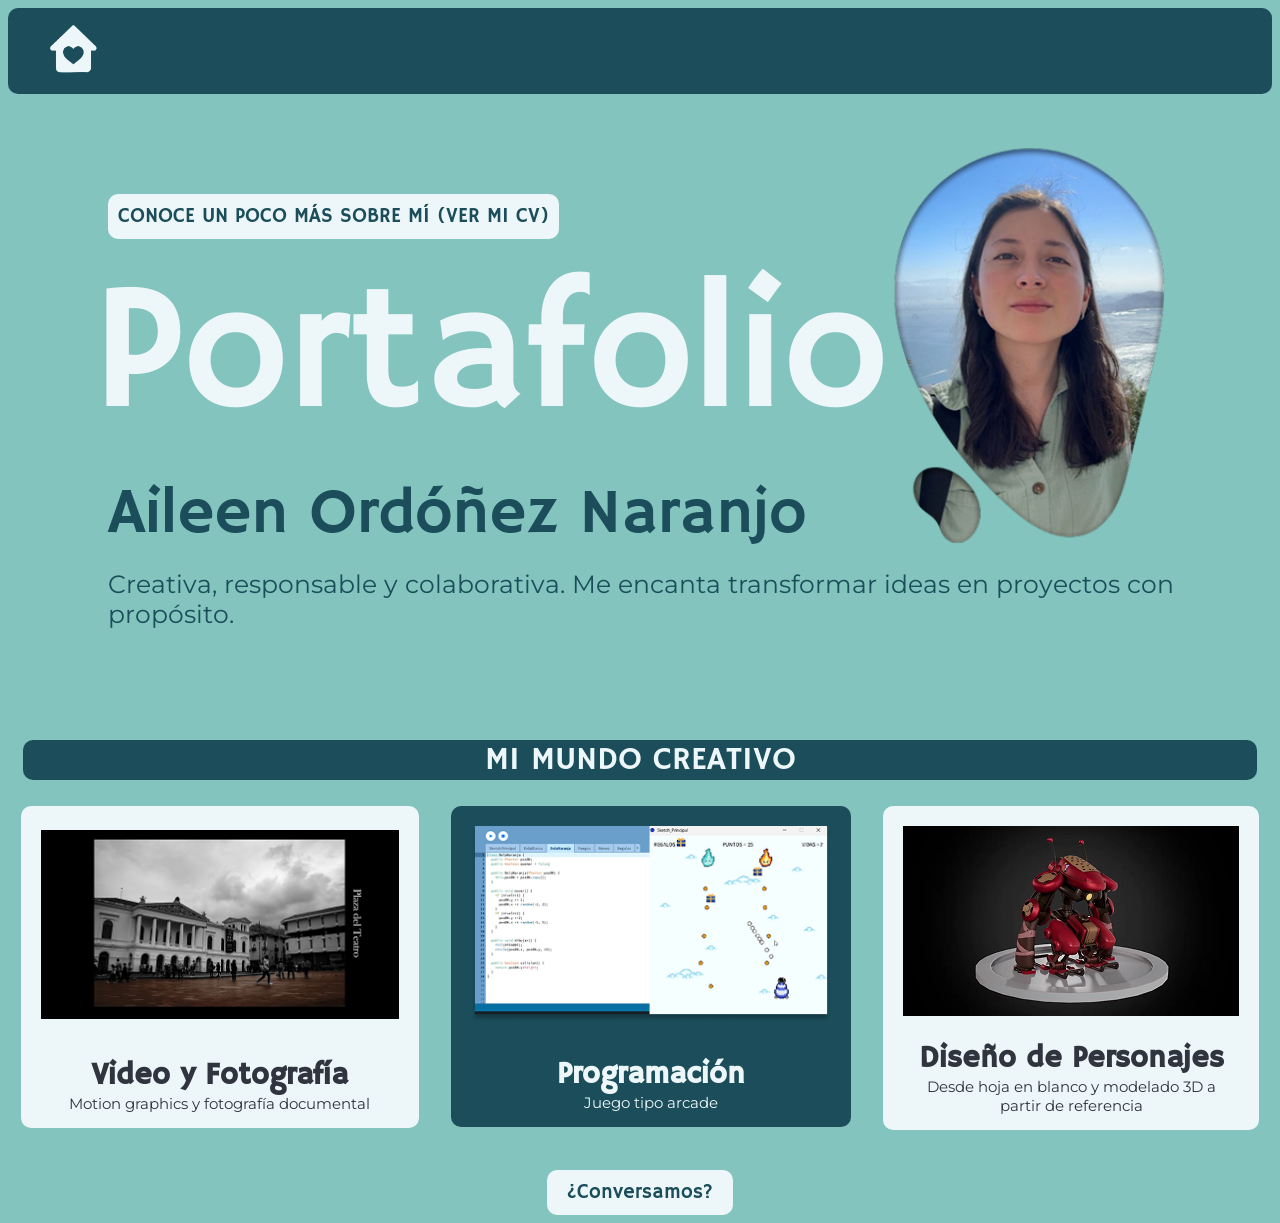
<file: index.html>
<!DOCTYPE html>
<html lang="es">

<head>

    <!--Fonts-->
    <link rel="preconnect" href="https://fonts.googleapis.com">
    <link rel="preconnect" href="https://fonts.gstatic.com" crossorigin>
    <link
        href="https://fonts.googleapis.com/css2?family=Hammersmith+One&family=Montserrat:ital,wght@0,100..900;1,100..900&display=swap"
        rel="stylesheet">



    <meta charset="UTF-8">
    <meta name="viewport" content="width=device-width, initial-scale=1.0">
    <title> Aileen Ordóñez | Portafolio</title>
    <link rel="stylesheet" href="EstilosPortafolio.css">

    <meta name="description" content="Aileen Ordóñez Naranjo">

</head>

<body>

    <header class="volver">
        <a href="index.html" class="botHome">
            <img src="Images/BotHome.png" alt="Ir al inicio" class="home-icon">
        </a>
    </header>

    <main>
        <section>
            <div class="botonApdf">
                <a target="_blank"
                    href="https://www.canva.com/design/DAG_qXYmJoY/pIHDZ4THQhesZ3-flbfn0g/view?utm_content=DAG_qXYmJoY&utm_campaign=designshare&utm_medium=link2&utm_source=uniquelinks&utlId=h8a8e1ef6e3">CONOCE
                    UN POCO MÁS SOBRE MÍ (VER MI CV)</a>
            </div>
            <h1> Portafolio </h1>
            <h2> Aileen Ordóñez Naranjo </h2>
        </section>
        <aside> <img src="Images/FotoAO.png" alt="Fotografía Aileen Ordóñez"> </aside>
    </main>


    <h6> Creativa, responsable y colaborativa. Me encanta transformar ideas en proyectos con propósito.</h6>
    <br><br>
    <h3> MI MUNDO CREATIVO</h3>

    <div class="proyectos">

        <a href="video.html">
            <div class="card">
                <img src="Images/BotFot.png" alt="Portada de Proyectos de Video y Fotografía">
                <div class="container">
                    <h4><b>Video y Fotografía</b></h4>
                    <p> Motion graphics y fotografía documental </p>
                </div>
            </div>
        </a>


        <a href="programacion.html">
            <div class="card2">
                <img src="Images/BotPro.png" alt="Portada del Proyecto de Programación">
                <div class="container2">
                    <h5><b>Programación</b></h5>
                    <p> Juego tipo arcade </p>
                </div>
            </div>
        </a>

        <a href="personajes.html">
            <div class="card3">
                <img src="Images/BotPer.png" alt="Portada de Proyectos de Diseño de Personajes">
                <div class="container3">
                    <h4><b>Diseño de Personajes</b></h4>
                    <p> Desde hoja en blanco y modelado 3D a <br> partir de referencia </p>
                </div>
            </div>
        </a>

    </div>

    <div class="botonContacto">
        <a href="contactos.html">¿Conversamos?</a>
    </div>



</body>
</file>
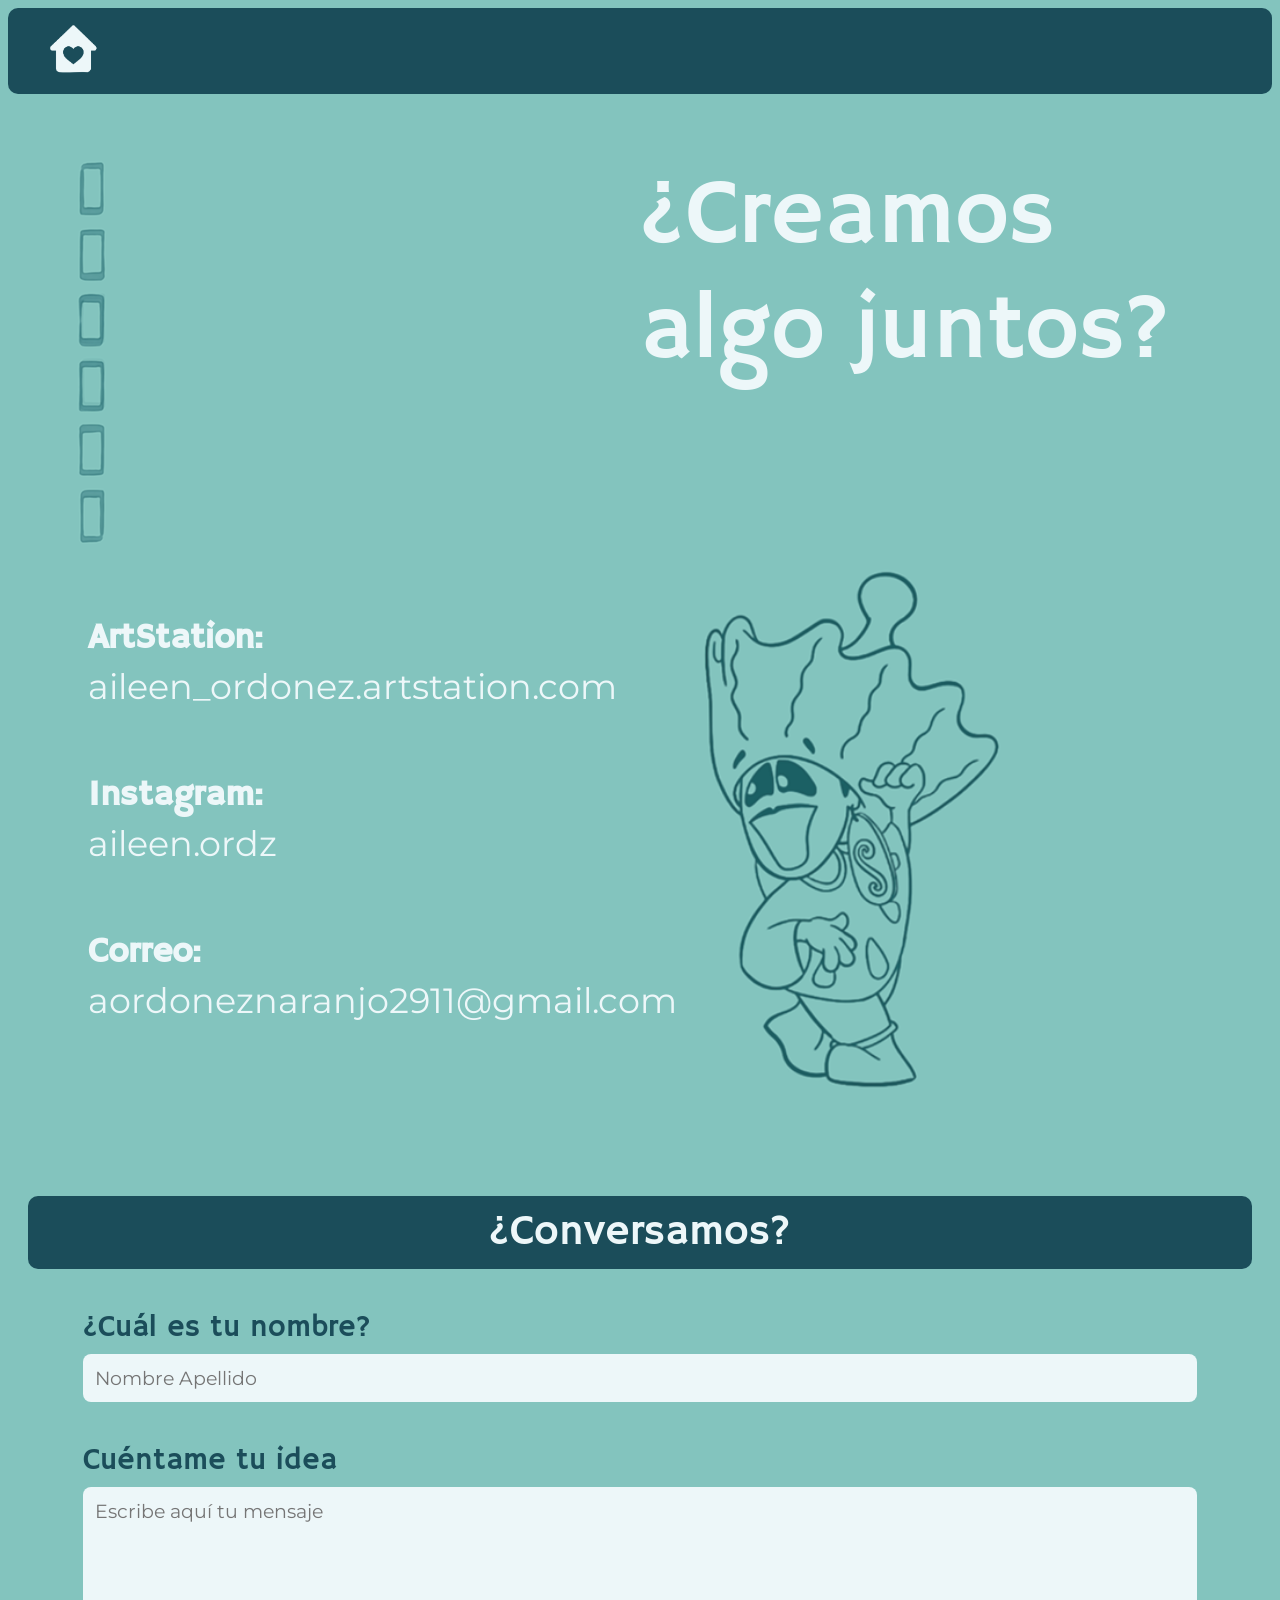
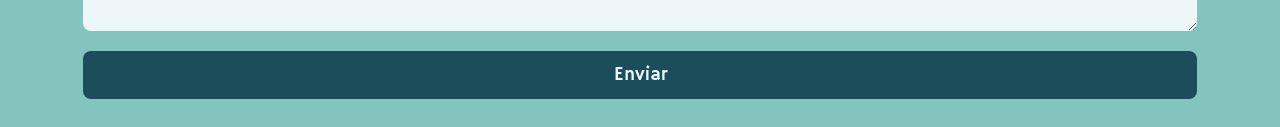
<file: contactos.html>
<!DOCTYPE html>
<html lang="es">

<head>

    <!--Fonts-->
    <link rel="preconnect" href="https://fonts.googleapis.com">
    <link rel="preconnect" href="https://fonts.gstatic.com" crossorigin>
    <link
        href="https://fonts.googleapis.com/css2?family=Hammersmith+One&family=Montserrat:ital,wght@0,100..900;1,100..900&display=swap"
        rel="stylesheet">

    <meta charset="UTF-8">
    <meta name="viewport" content="width=device-width, initial-scale=1.0">
    <title> Aileen Ordóñez | Contactos</title>
    <link rel="stylesheet" href="EstilosContactos.css">

</head>

<body>

    <header class="volver">
        <a href="index.html" class="botHome">
            <img src="Images/BotHome.png" alt="Ir al inicio" class="home-icon">
        </a>
    </header>

    <!--Arriba-->
    <section class="creamos">
        <img src="Images/DecContactos.png" alt="Patrón decorativo">

        <h1>¿Creamos<br>algo juntos?</h1>

    </section>

    <!--Abajo-->
    <section class="cuentas">


        <div class="info">
            <h2><b>ArtStation:</b></h2>
            <p>aileen_ordonez.artstation.com</p>
            <h2><b>Instagram:</b></h2>
            <p>aileen.ordz</p>
            <h2><b>Correo:</b></h2>
            <p>aordoneznaranjo2911@gmail.com</p>
        </div>

        <img src="Images/LolaContactos.png" alt="Imagen decorativa de Lola">

    </section>

    <br><br><br>
        <h3>¿Conversamos?</h3>

    <div class="formulario">
        <form>
            <label for="nombre">¿Cuál es tu nombre?</label>
            <input id="nombre" name="nombre" placeholder="Nombre Apellido">

            <label for="mensaje">Cuéntame tu idea</label>
            <textarea id="mensaje" name="mensaje" rows="5" placeholder="Escribe aquí tu mensaje"></textarea>

            <button type="submit">Enviar</button>
        </form>
    </div>


</body>
</file>
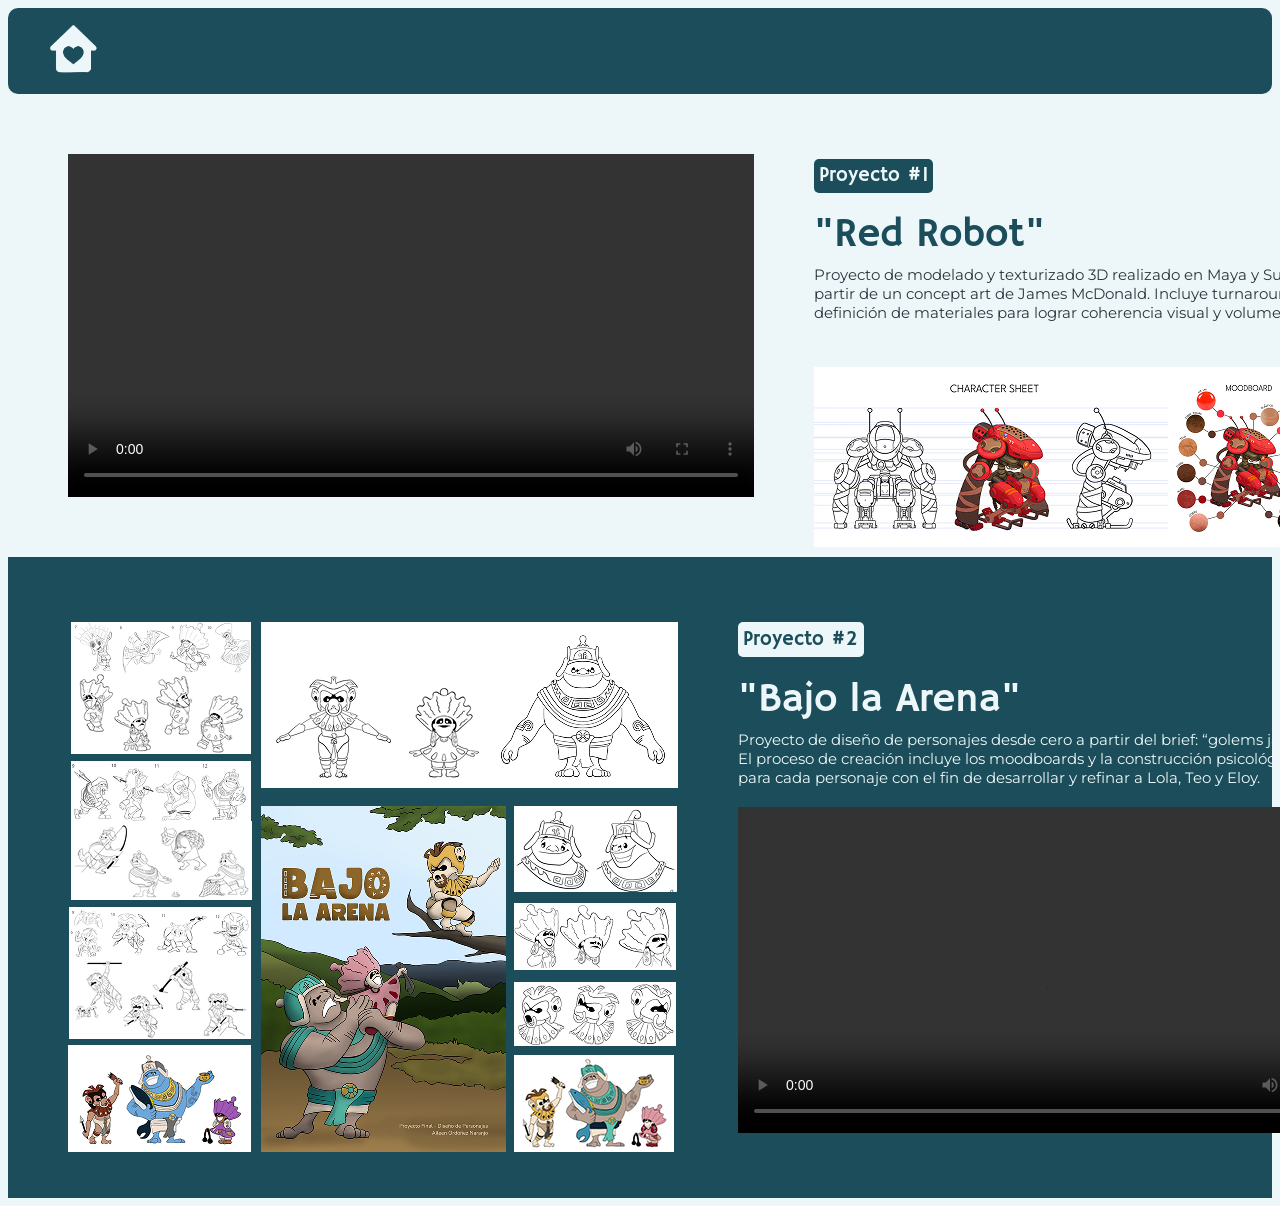
<file: personajes.html>
<!DOCTYPE html>
<html lang="es">

<head>

    <!--Fonts-->
    <link rel="preconnect" href="https://fonts.googleapis.com">
    <link rel="preconnect" href="https://fonts.gstatic.com" crossorigin>
    <link
        href="https://fonts.googleapis.com/css2?family=Hammersmith+One&family=Montserrat:ital,wght@0,100..900;1,100..900&display=swap"
        rel="stylesheet">

    <meta charset="UTF-8">
    <title> Aileen Ordóñez | Diseño de Personajes</title>
    <link rel="stylesheet" href="EstilosProyecto3.css">

</head>

<body>
    <header class="volver">
        <a href="index.html" class="botHome">
            <img src="Images/BotHome.png" alt="Ir al inicio" class="home-icon">
        </a>
    </header>

    <!--Sección Red Robot-->
    <section class="red-robot">

        <video width="686" controls>
            <source src="Images/RRobot.mp4" type="video/mp4">
        </video>

        <div class="DerRobot">
            <h5> Proyecto #1</h5>
            <h1> "Red Robot" </h1>
            <p>Proyecto de modelado y texturizado 3D realizado en Maya y Substance Painter a<br>partir de un concept art
                de James McDonald. Incluye turnaround, preproducción y<br>definición de materiales para lograr
                coherencia visual y volumen.</p>
            <img src="Images/SSRRobot.png" alt="Preproducción Red Robot">
        </div>
    </section>


    <!--Sección Bajo la Arena-->
    <section class="bajo-arena">

        <img src="Images/SSBArena.png" alt="Proceso de diseño">

        <div class="DerArena">
            <h6> Proyecto #2</h6>
            <h3> "Bajo la Arena"</h3>
            <h4>Proyecto de diseño de personajes desde cero a partir del brief: “golems jama-coaque”.<br>El proceso de
                creación incluye los moodboards y la construcción psicológica<br>para cada personaje con el fin de
                desarrollar y refinar a Lola, Teo y Eloy.</h4>
            <video width="652" controls>
                <source src="Images/BArena.mp4" alt="Investigación y Resultado Final de Bajo la Arena">
            </video>
        </div>

        <br>
        <br>

    </section>
</body>
</file>
<file: EstilosPortafolio.css>
.volver {
    padding: 0.9375rem 2.5rem;
    margin: 0rem 0rem;
    background-color: #1B4D5A;
    border-radius: 0.625rem;
}

.botHome {
    display: inline-block;
}

.home-icon {
    width: 3.125rem;
    transition: transform 0.3s ease;
}

.home-icon:hover {
    transform: scale(1.1);
}

.botonApdf {
    background-color: #EDF7F9;
    font-family: "Hammersmith One", sans-serif;
    padding: 0.625rem;
    margin-top: 6.25rem;
    margin-left: 6.25rem;
    display: inline-block;
    border-radius: 0.625rem;
}

.botonApdf a {
    font-family: "Hammersmith One", sans-serif;
    color: #1B4D5A;
    text-decoration: none;
    font-size: 1.25rem;
}

.botonApdf:hover {
    background-color: #D8E1E3;
    transform: scale(1.07);
}

.botonContacto {
    background-color: #EDF7F9;
    font-family: "Hammersmith One", sans-serif;
    padding: 0.625rem 1.25rem;
    display: block;
    width: fit-content;
    margin: 2.5rem auto 0 auto;
    border-radius: 0.625rem;
}

.botonContacto a {
    font-family: "Hammersmith One", sans-serif;
    color: #1B4D5A;
    text-decoration: none;
    font-size: 1.25rem;
}

.botonContacto:hover {
    background-color: #D8E1E3;
}

body {
    background-color: #83C4BE;
    font-family: "Montserrat", sans-serif;
    font-style: normal;
}

h1 {
    font-family: "Hammersmith One", sans-serif;
    color: #EDF7F9;
    text-decoration: none;
    margin-top: 0.3125rem;
    margin-left: 5.3125rem;
    margin-bottom: 0.3125rem;
    font-weight: normal;
    font-style: normal;
    font-size: 11.25rem;
}

h2 {
    font-family: "Hammersmith One", sans-serif;
    color: #1B4D5A;
    text-decoration: none;
    margin-top: 0.3125rem;
    margin-left: 6.25rem;
    margin-bottom: 0.3125rem;
    font-weight: normal;
    font-style: normal;
    font-size: 4rem;
}

h3 {
    font-family: "Hammersmith One", sans-serif;
    background-color: #1B4D5A;
    color: #EDF7F9;
    text-decoration: none;
    text-align: center;
    margin: 0.9375rem;
    border-radius: 0.625rem;
    font-weight: normal;
    font-style: normal;
    font-size: 2rem;
}

h4 {
    font-family: "Hammersmith One", sans-serif;
    text-align: center;
    text-decoration: none;
    font-size: 1.875rem;
    color: #30343F;
    margin-top: 0rem;
    margin-bottom: 0rem;
    font-weight: normal;
    font-style: normal;
}

h5 {
    font-family: "Hammersmith One", sans-serif;
    text-align: center;
    text-decoration: none;
    font-size: 1.875rem;
    color: #EDF7F9;
    margin-top: 0rem;
    margin-bottom: 0rem;
    font-weight: normal;
    font-style: normal;
}

h6 {
    font-family: "Montserrat", sans-serif;
    font-style: normal;
    text-decoration: none;
    color: #1B4D5A;
    font-weight: normal;
    margin-left: 6.25rem;
    margin-top: 0.625rem;
    font-size: 1.5625rem;
}

p {
    font-family: "Montserrat", sans-serif;
    text-align: center;
    text-decoration: none;
    font-size: 0.9375rem;
    color: #30343F;
    margin-top: 0rem;
    font-weight: normal;
    font-style: normal;
}

.container2 p {
    font-family: "Montserrat", sans-serif;
    text-align: center;
    font-size: 0.9375rem;
    color: #EDF7F9;
    margin-top: 0rem;
    font-weight: normal;
    font-style: normal;
}

main {
    display: grid;
    grid-template-columns: 1fr 1fr;
}

aside {
    display: flex;
    justify-content: flex-end;
    align-items: flex-start;
}

aside img {
    width: 17.5rem;
    margin-right: 9.375rem;
    margin-top: 3.125rem;
}

.card {
    margin-top: 0.625rem;
    display: inline-block;
    border-radius: 0.625rem;
    background-color: #EDF7F9;
}

.card:hover {
    background-color: #D8E1E3;
}

.card img {
    width: 22.4rem;
    margin: 1.25rem;
    margin-bottom: 2.1rem;
    margin-top: 1.5rem;
}

.card2 {
    margin-top: 0.625rem;
    align-self: center;
    display: inline-block;
    border-radius: 0.625rem;
    background-color: #1B4D5A;
}

.card2:hover {
    background-color: #102f36;
}

.card2 img {
    height: 12.25rem;
    width: 22.5rem;
    margin: 1.25rem;
    margin-bottom: 1.875rem;
}

.card3 {
    margin-top: 0.625rem;
    display: inline-block;
    border-radius: 0.625rem;
    background-color: #EDF7F9;
}

.card3:hover {
    background-color: #D8E1E3;
}

.card3 img {
    width: 21rem;
    margin: 1.25rem;
}

.proyectos {
    display: grid;
    grid-template-columns: repeat(3, max-content);
    justify-content: center;
    gap: 2rem;
    margin-top: 1rem;
}

@media (max-width: 1150px) {
    .proyectos {
        grid-template-columns: 1fr;
        justify-items: center;
    }
}
</file>
<file: EstilosContactos.css>
.volver {
    padding: 0.9375rem 2.5rem;
    margin: 0rem 0rem;
    background-color: #1B4D5A;
    border-radius: 0.625rem;
}

.botHome {
    display: inline-block;
}

.home-icon {
    width: 3.125rem;
    transition: transform 0.3s ease;
}

.home-icon:hover {
    transform: scale(1.1);
}

body {
    background-color: #83C4BE;
}


.creamos {
    display: grid;
    grid-template-columns: 1fr 1fr;
}

.creamos img {
    width: 3rem;
    margin-top: 3.75rem;
    margin-left: 3.75rem;

}

.cuentas {
    display: grid;
    grid-template-columns: 1fr 1fr;
}

.cuentas img {
    margin-right: 0rem;
    width: 21.875rem;
    margin-top: 0rem;
}

h1 {
    font-family: "Hammersmith One", sans-serif;
    ;
    color: #EDF7F9;
    text-decoration: none;
    margin-top: 4.0625rem;
    margin-right: 0.3125rem;
    margin-bottom: 0.3125rem;
    font-weight: normal;
    font-style: normal;
    font-size: 5.75rem;
}

h2 {
    font-family: "Hammersmith One", sans-serif;
    ;
    color: #EDF7F9;
    text-decoration: none;
    margin-top: 4.0625rem;
    margin-left: 5rem;
    margin-bottom: 0.3125rem;
    font-weight: normal;
    font-style: normal;
    font-size: 2.1875rem;
}

p {
    font-family: "Montserrat", sans-serif;
    ;
    text-decoration: none;
    font-size: 2.1875rem;
    color: #EDF7F9;
    margin-left: 5rem;
    margin-top: 0rem;
    font-weight: normal;
    font-style: normal;

}

h3 {
    font-family: "Hammersmith One", sans-serif;
    background-color: #1B4D5A;
    color: #EDF7F9;
    text-decoration: none;
    text-align: center;
    margin: 1.25rem;
    border-radius: 0.625rem;
    padding: 0.625rem;
    font-weight: normal;
    font-style: normal;
    font-size: 2.625rem;
}

form {
    display: flex;
    flex-direction: column;
}

label {
    font-family: "Hammersmith One", sans-serif;
    color: #1B4D5A;
    margin: 0.9375rem;
    font-weight: normal;
    font-style: normal;
    font-size: 1.875rem;
    margin-bottom: 0.5rem;
    margin-left: 4.6875rem;
    margin-top: 1.25rem;
}

input,
textarea {
    padding: 0.75rem;
    margin-bottom: 1.25rem;
    margin-left: 4.6875rem;
    margin-right: 4.6875rem;
    border: 0rem;
    border-radius: 0.5rem;
    font-family: "Montserrat", sans-serif;
    font-size: 1.2rem;
    background-color: #EDF7F9;
}

button {
    padding: 0.75rem;
    background-color: #1B4D5A;
    font-family: "Hammersmith One", sans-serif;
    color: #EDF7F9;
    margin-bottom: 1.25rem;
    margin-left: 4.6875rem;
    margin-right: 4.6875rem;
    border: 0rem;
    border-radius: 0.5rem;
    font-size: 1.2rem;
}

button:hover {
    background-color: #102f36;
    transform: scale(1.07);
}
</file>
<file: EstilosProyecto3.css>
.volver {
    padding: 0.9375rem 2.5rem;
    margin: 0rem 0rem;
    background-color: #1B4D5A;
    border-radius: 0.625rem;
}

.botHome {
    display: inline-block;
}

.home-icon {
    width: 3.125rem;
    transition: transform 0.3s ease;
}

.home-icon:hover {
    transform: scale(1.1);
}

body {
    background-color: #EDF7F9;
}

.red-robot {
    display: grid;
    grid-template-columns: 1fr 1fr;
}

.red-robot video {
    margin: 3.75rem;
}

.red-robot img {
    margin-top: 1.5625rem;
}

.bajo-arena {
    display: grid;
    grid-template-columns: 1fr 1fr;
    background-color: #1B4D5A;
    margin: 0%;
    padding: 0%;
}

.bajo-arena img {
    margin-top: 4.0625rem;
    margin-left: 3.75rem;
    margin-right: 3.75rem;
}

.bajo-arena video {
    margin-top: 0rem;
    margin-right: 6.25rem;
}

h1 {
    font-family: "Hammersmith One", sans-serif;
    color: #1B4D5A;
    text-decoration: none;
    margin-top: 0.8rem;
    margin-left: 0rem;
    margin-bottom: 0.3125rem;
    font-weight: normal;
    font-style: normal;
    font-size: 2.5rem;
}

h5 {
    background-color: #1B4D5A;
    border-radius: 5px;
    display: inline-block;
    font-family: "Hammersmith One", sans-serif;
    color: #EDF7F9;
    text-decoration: none;
    margin-top: 4.0625rem;
    margin-left: 0rem;
    margin-bottom: 0.3125rem;
    padding: 0.7%;
    font-weight: normal;
    font-style: normal;
    font-size: 1.25rem;
}

h6 {
    background-color: #EDF7F9;
    border-radius: 5px;
    display: inline-block;
    font-family: "Hammersmith One", sans-serif;
    color: #1B4D5A;
    text-decoration: none;
    margin-top: 4.0625rem;
    margin-left: 0rem;
    margin-bottom: 0.3125rem;
    padding: 0.7%;
    font-weight: normal;
    font-style: normal;
    font-size: 1.25rem;
}

h2 {
    font-family: "Hammersmith One", sans-serif;
    color: #1B4D5A;
    text-decoration: none;
    margin-top: 0rem;
    margin-left: 0rem;
    margin-bottom: 0.3125rem;
    font-weight: normal;
    font-style: normal;
    font-size: 1.25rem;
}

h3 {
    font-family: "Hammersmith One", sans-serif;
    color: #EDF7F9;
    text-decoration: none;
    margin-top: 0.8rem;
    margin-left: 0rem;
    margin-bottom: 0.3125rem;
    font-weight: normal;
    font-style: normal;
    font-size: 2.5rem;
}

p {
    font-family: "Montserrat", sans-serif;
    text-decoration: none;
    font-size: 0.9375rem;
    color: #30343F;
    margin-top: 0rem;
    margin-bottom: 1.25rem;
    font-weight: normal;
    font-style: normal;
}

h4 {
    font-family: "Montserrat", sans-serif;
    text-decoration: none;
    text-align: left;
    font-size: 0.9375rem;
    color: #EDF7F9;
    margin-top: 0rem;
    margin-bottom: 1.25rem;
    font-weight: normal;
    font-style: normal;
}

@media (max-width: 768px) {

    .red-robot,
    .bajo-arena {
        grid-template-columns: 1fr;
    }

    .DerRobot,
    .DerArena {
        order: -1;
    }

    .red-robot img,
    .bajo-arena video {
        margin: 0 auto;
    }
}
</file>
